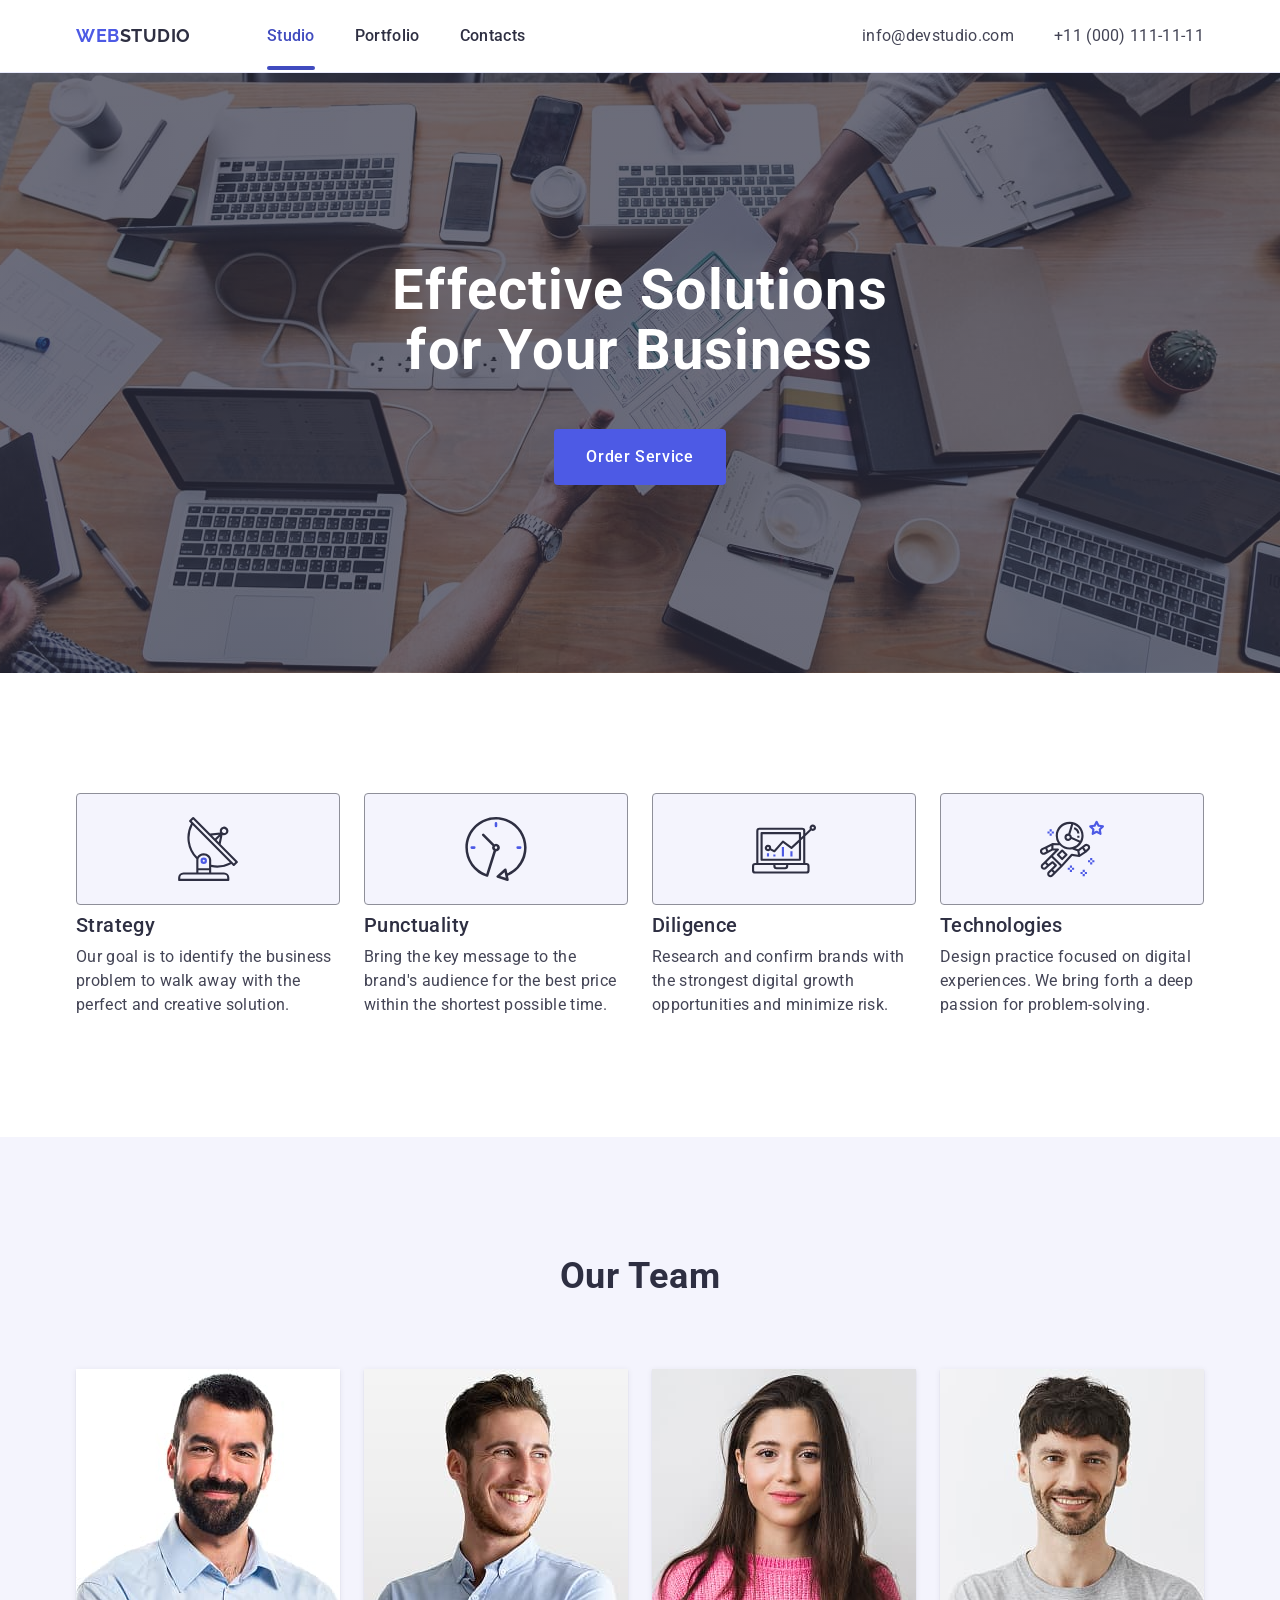
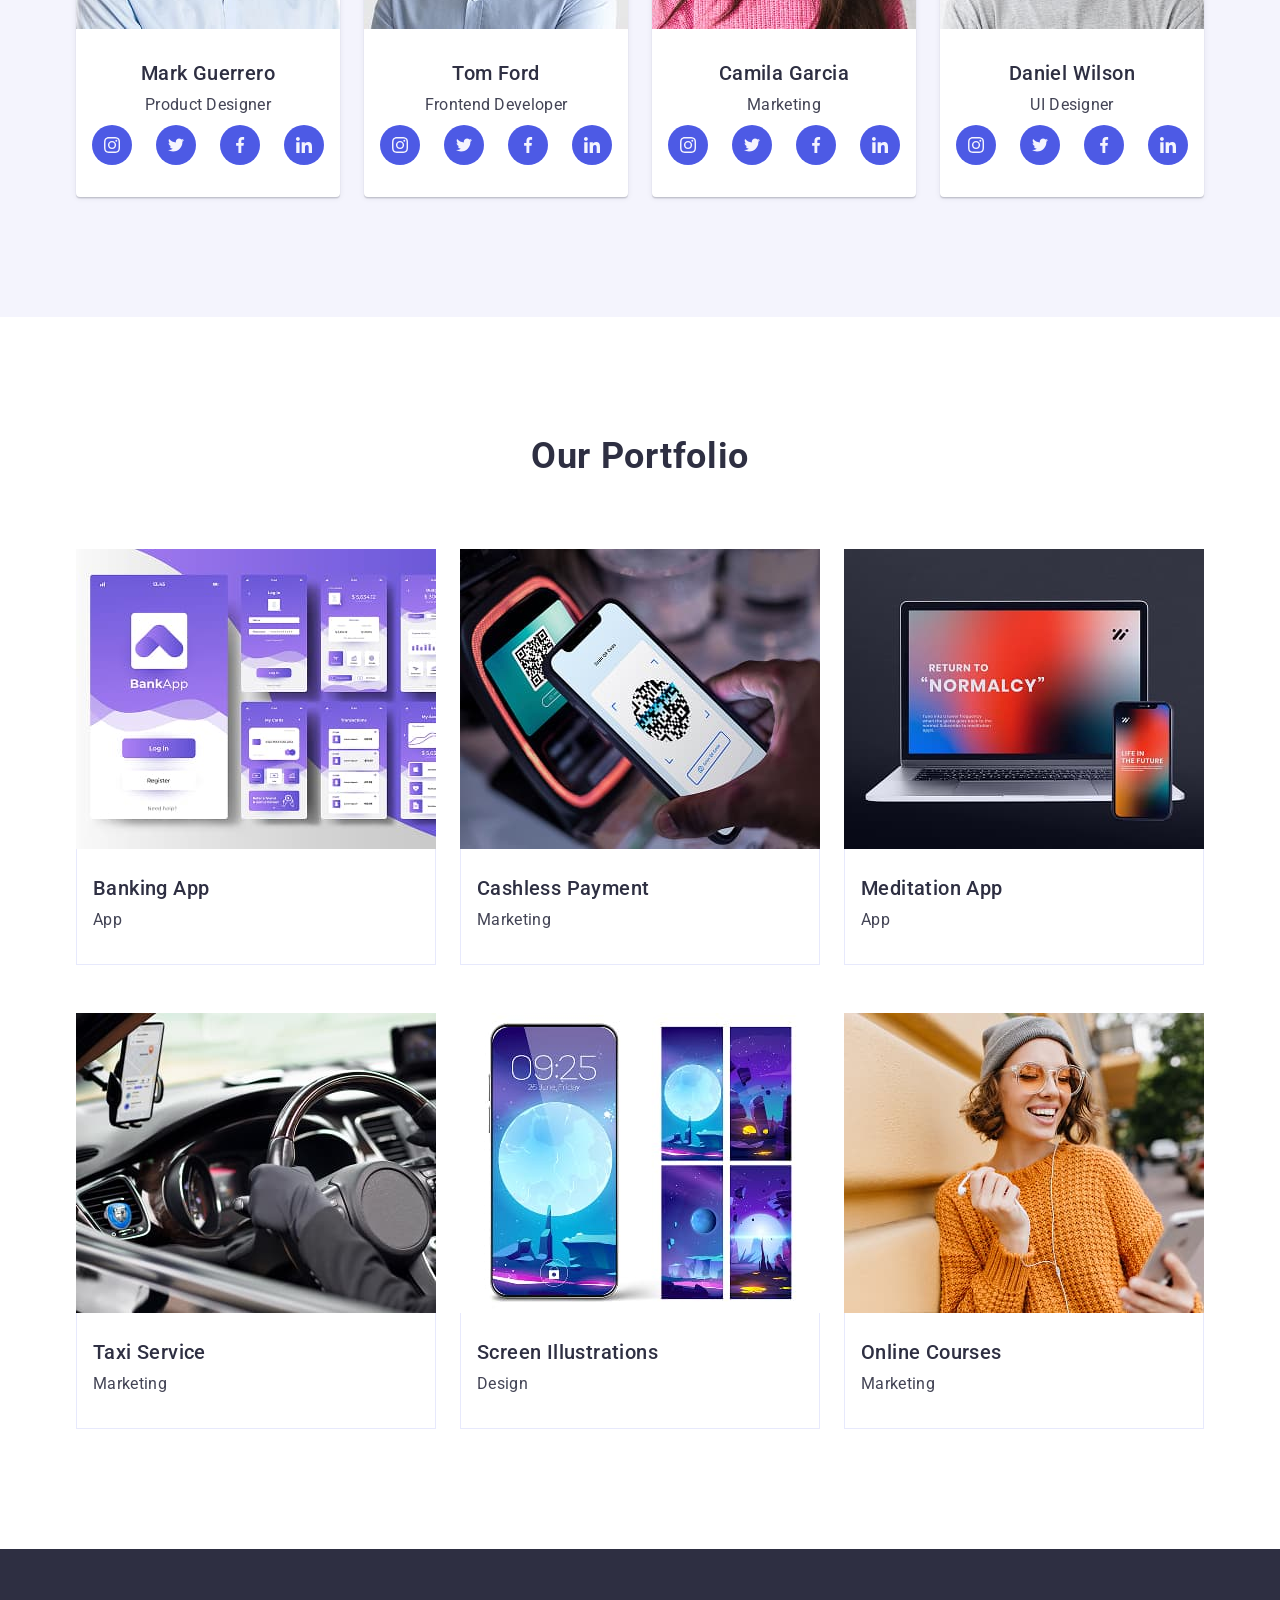
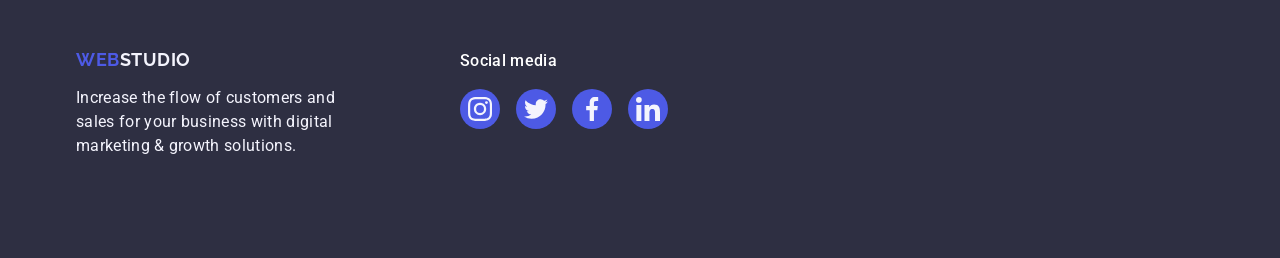
<file: index.html>
<!DOCTYPE html>
<html lang="uk">

<head>
  <meta charset="UTF-8" />
  <meta name="viewport" content="width=device-width, initial-scale=1.0" />
  <title>Document</title>
  <link rel="preconnect" href="https://fonts.googleapis.com" />
  <link rel="preconnect" href="https://fonts.gstatic.com" crossorigin />
  <link
    href="https://fonts.googleapis.com/css2?family=Raleway:ital,wght@0,700;1,700&family=Roboto:ital,wght@0,100..900;1,100..900&display=swap"
    rel="stylesheet" />
  <link rel="stylesheet" href="https://cdnjs.cloudflare.com/ajax/libs/modern-normalize/3.0.1/modern-normalize.min.css"
    integrity="sha512-q6WgHqiHlKyOqslT/lgBgodhd03Wp4BEqKeW6nNtlOY4quzyG3VoQKFrieaCeSnuVseNKRGpGeDU3qPmabCANg=="
    crossorigin="anonymous" referrerpolicy="no-referrer" />
  <link rel="stylesheet" href="./css/styles.css" />
</head>

<body>
  <header class="header">
    <div class="container flex-container">
      <nav class="header-nav">
        <a class="navigation-logo" href="./index.html">Web<span class="navigation-logo-header">Studio</span></a>
        <ul class="header-navigation-list">
          <li><a href="./index.html" class="header-nav-btn current">Studio</a></li>
          <li><a href="" class="header-nav-btn active">Portfolio</a></li>
          <li><a href="" class="header-nav-btn active">Contacts</a></li>
        </ul>
      </nav>
      <address class="address">
        <ul class="address-list">
          <li>
            <a href="mailto:info@devstudio.com" class="address-nav">info@devstudio.com</a>
          </li>
          <li>
            <a href="tel:+110001111111" class="address-nav">+11 (000) 111-11-11</a>
          </li>
        </ul>
      </address>
    </div>
  </header>
  <main>
    <!-- Section Hero -->
    <section class="section hero-banner">
      <div class="container">
        <h1 class="hero-title">Effective Solutions for Your Business</h1>
        <button type="button" class="hero-button">Order Service</button>
      </div>
    </section>
    <!-- Section feature -->
    <section class="section">
      <div class="container">
        <h2 class="feature visually-hidden">Feature</h2>
        <ul class="feature-lists">
          <li class="feature-list-about">
            <div class="feature-icon">
              <svg class="feature-icon-group" width="64" height="64">
                <use href="./images/icons.svg#icon-antenna"></use>
              </svg>
            </div>
            <h3 class="feature-title">Strategy</h3>
            <p class="feature-text">
              Our goal is to identify the business problem to walk away with
              the perfect and creative solution.
            </p>
          </li>
          <li class="feature-list-about">
            <div class="feature-icon">
              <svg class="feature-icon-group" width="64" height="64">
                <use href="./images/icons.svg#icon-clock"></use>
              </svg>
            </div>
            <h3 class="feature-title">Punctuality</h3>
            <p class="feature-text">
              Bring the key message to the brand's audience for the best price
              within the shortest possible time.
            </p>
          </li>
          <li class="feature-list-about">
            <div class="feature-icon">
              <svg class="feature-icon-group" width="64" height="64">
                <use href="./images/icons.svg#icon-diagram"></use>
              </svg>
            </div>
            <h3 class="feature-title">Diligence</h3>
            <p class="feature-text">
              Research and confirm brands with the strongest digital growth
              opportunities and minimize risk.
            </p>
          </li>
          <li class="feature-list-about">
            <div class="feature-icon">
              <svg class="feature-icon-group" width="64" height="64">
                <use href="./images/icons.svg#icon-astronaut"></use>
              </svg>
            </div>
            <h3 class="feature-title">Technologies</h3>
            <p class="feature-text">
              Design practice focused on digital experiences. We bring forth a
              deep passion for problem-solving.
            </p>
          </li>
        </ul>
      </div>
    </section>
    <!-- Section Our Team -->
    <section class="section section-team">
      <div class="container">
        <h2 class="team-title">Our Team</h2>
        <ul class="team-list">
          <li class="team-item">
            <img src="./images/Mark.jpg" width="264" alt="photo Mark" />
            <div class="team-card-img">
              <h3 class="team-members-names">Mark Guerrero</h3>
              <p class="team-members-positions">Product Designer</p>
              <ul class="list-social">
                <li class="list-icon">
                  <a href="https://www.instagram.com/" rel="noopener noreferrer nofollow" class="link-icon">
                    <svg width="16" height="16" class="icon-social">
                      <use href="./images/icons.svg#icon-instagram"></use>
                    </svg>
                  </a>
                </li>
                <li class="list-icon">
                  <a href="https://twitter.com/" class="link-icon">
                    <svg width="16" height="16" class="icon-social">
                      <use href="./images/icons.svg#icon-twitter"></use>
                    </svg>
                  </a>
                </li>
                <li class="list-icon">
                  <a href="https://facebook.com/" class="link-icon">
                    <svg width="16" height="16" class="icon-social">
                      <use href="./images/icons.svg#icon-facebook"></use>
                    </svg>
                  </a>
                </li>
                <li class="list-icon">
                  <a href="https://linkedin.com/" class="link-icon">
                    <svg width="16" height="16" class="icon-social">
                      <use href="./images/icons.svg#icon-linkedin"></use>
                    </svg>
                  </a>
                </li>
              </ul>
            </div>
          </li>
          <li class="team-item">
            <img src="./images/Tom.jpg" width="264" alt="photo Tom" />
            <div class="team-card-img">
              <h3 class="team-members-names">Tom Ford</h3>
              <p class="team-members-positions">Frontend Developer</p>
              <ul class="list-social">
                <li class="list-icon">
                  <a href="https://www.instagram.com/" rel="noopener noreferrer nofollow" class="link-icon">
                    <svg width="16" height="16" class="icon-social">
                      <use href="./images/icons.svg#icon-instagram"></use>
                    </svg>
                  </a>
                </li>
                <li class="list-icon">
                  <a href="https://twitter.com/" class="link-icon">
                    <svg width="16" height="16" class="icon-social">
                      <use href="./images/icons.svg#icon-twitter"></use>
                    </svg>
                  </a>
                </li>
                <li class="list-icon">
                  <a href="https://facebook.com/" class="link-icon">
                    <svg width="16" height="16" class="icon-social">
                      <use href="./images/icons.svg#icon-facebook"></use>
                    </svg>
                  </a>
                </li>
                <li class="list-icon">
                  <a href="https://linkedin.com/" class="link-icon">
                    <svg width="16" height="16" class="icon-social">
                      <use href="./images/icons.svg#icon-linkedin"></use>
                    </svg>
                  </a>
                </li>
              </ul>
            </div>
          </li>
          <li class="team-item">
            <img src="./images/Gamila.jpg" width="264" alt="photo Gamila" />
            <div class="team-card-img">
              <h3 class="team-members-names">Camila Garcia</h3>
              <p class="team-members-positions">Marketing</p>
              <ul class="list-social">
                <li class="list-icon">
                  <a href="https://www.instagram.com/" rel="noopener noreferrer nofollow" class="link-icon">
                    <svg width="16" height="16" class="icon-social">
                      <use href="./images/icons.svg#icon-instagram"></use>
                    </svg>
                  </a>
                </li>
                <li class="list-icon">
                  <a href="https://twitter.com/" class="link-icon">
                    <svg width="16" height="16" class="icon-social">
                      <use href="./images/icons.svg#icon-twitter"></use>
                    </svg>
                  </a>
                </li>
                <li class="list-icon">
                  <a href="https://facebook.com/" class="link-icon">
                    <svg width="16" height="16" class="icon-social">
                      <use href="./images/icons.svg#icon-facebook"></use>
                    </svg>
                  </a>
                </li>
                <li class="list-icon">
                  <a href="https://linkedin.com/" class="link-icon">
                    <svg width="16" height="16" class="icon-social">
                      <use href="./images/icons.svg#icon-linkedin"></use>
                    </svg>
                  </a>
                </li>
              </ul>
            </div>
          </li>
          <li class="team-item">
            <img src="./images/Daniel.jpg" width="264" alt="photo Daniel" />
            <div class="team-card-img">
              <h3 class="team-members-names">Daniel Wilson</h3>
              <p class="team-members-positions">UI Designer</p>
              <ul class="list-social">
                <li class="list-icon">
                  <a href="https://www.instagram.com/" rel="noopener noreferrer nofollow" class="link-icon">
                    <svg width="16" height="16" class="icon-social">
                      <use href="./images/icons.svg#icon-instagram"></use>
                    </svg>
                  </a>
                </li>
                <li class="list-icon">
                  <a href="https://twitter.com/" class="link-icon">
                    <svg width="16" height="16" class="icon-social">
                      <use href="./images/icons.svg#icon-twitter"></use>
                    </svg>
                  </a>
                </li>
                <li class="list-icon">
                  <a href="https://facebook.com/" class="link-icon">
                    <svg width="16" height="16" class="icon-social">
                      <use href="./images/icons.svg#icon-facebook"></use>
                    </svg>
                  </a>
                </li>
                <li class="list-icon">
                  <a href="https://linkedin.com/" class="link-icon">
                    <svg width="16" height="16" class="icon-social">
                      <use href="./images/icons.svg#icon-linkedin"></use>
                    </svg>
                  </a>
                </li>
              </ul>
            </div>
          </li>
        </ul>
      </div>
    </section>
    <!-- Section Our Portfolio -->
    <section class="section">
      <div class="container">
        <h2 class="portfolio-title">Our Portfolio</h2>
        <ul class="portfolio-list">
          <li class="portfolio-list-about">
            <div class="portfolio-card-box ">
              <img src="./images/Banking.jpg" width="360" alt="banking App" />
              <p class="portfolio-card-text overlay">
                14 Stylish and User-Friendly App Design Concepts · Task Manager App · Calorie
                Tracker App
                · Exotic
                Fruit Ecommerce App · Cloud Storage App</p>
            </div>
            <div class="under-card">
              <h3 class="portfolio-list-title">Banking App</h3>
              <p class="portfolio-about-app">App</p>
            </div>
          </li>
          <li class="portfolio-list-about">
            <div class="portfolio-card-box">
              <img src="./images/Payment.jpg" width="360" alt="Cashless Payment" />
              <p class="portfolio-card-text overlay">
                14 Stylish and User-Friendly App Design Concepts · Task Manager App · Calorie
                Tracker App
                · Exotic
                Fruit Ecommerce App · Cloud Storage App</p>
            </div>
            <div class="under-card">
              <h3 class="portfolio-list-title">Cashless Payment</h3>
              <p class="portfolio-about-app">Marketing</p>
            </div>
          </li>
          <li class="portfolio-list-about">
            <div class="portfolio-card-box">
              <img src="./images/Meditation.jpg" width="360" alt="Meditation App" />
              <p class="portfolio-card-text overlay">
                14 Stylish and User-Friendly App Design Concepts · Task Manager App · Calorie
                Tracker App
                · Exotic
                Fruit Ecommerce App · Cloud Storage App</p>
            </div>
            <div class="under-card">
              <h3 class="portfolio-list-title">Meditation App</h3>
              <p class="portfolio-about-app">App</p>
            </div>
          </li>
          <li class="portfolio-list-about">
            <div class="portfolio-card-box">
              <img src="./images/Taxi.jpg" width="360" alt="Taxi Service" />
              <p class="portfolio-card-text overlay">
                14 Stylish and User-Friendly App Design Concepts · Task Manager App · Calorie
                Tracker App
                · Exotic
                Fruit Ecommerce App · Cloud Storage App</p>
            </div>
            <div class="under-card">
              <h3 class="portfolio-list-title">Taxi Service</h3>
              <p class="portfolio-about-app">Marketing</p>
            </div>
          </li>
          <li class="portfolio-list-about">
            <div class="portfolio-card-box">
              <img src="./images/Illustrations.jpg" width="360" alt="Screen Illustrations" />
              <p class="portfolio-card-text overlay">
                14 Stylish and User-Friendly App Design Concepts · Task Manager App · Calorie
                Tracker App
                · Exotic
                Fruit Ecommerce App · Cloud Storage App</p>
            </div>
            <div class="under-card">
              <h3 class="portfolio-list-title">Screen Illustrations</h3>
              <p class="portfolio-about-app">Design</p>
            </div>
          </li>
          <li class="portfolio-list-about">
            <div class="portfolio-card-box">
              <img src="./images/Courses.jpg" width="360" alt="Online Courses" />
              <p class="portfolio-card-text overlay">
                14 Stylish and User-Friendly App Design Concepts · Task Manager App · Calorie
                Tracker App
                · Exotic
                Fruit Ecommerce App · Cloud Storage App</p>
            </div>
            <div class="under-card">
              <h3 class="portfolio-list-title">Online Courses</h3>
              <p class="portfolio-about-app">Marketing</p>
            </div>
          </li>
        </ul>
      </div>
    </section>
  </main>
  <footer class="footer">
    <div class="container footer-container">
      <div class="footer-logo-box">
        <a href="./index.html" class="footer-logo">Web<span class="navigation-logo-footer">Studio</span></a>
        <p class="footer-description">
          Increase the flow of customers and sales for your business with
          digital marketing & growth solutions.
        </p>
      </div>
      <div class="footer-icon-box">
        <p class="footer-icon-description">Social media</p>
        <ul class="list-social gap">
          <li class="list-icon">
            <a href="https://www.instagram.com/" class="link-icon-footer">
              <svg width="24" height="24" class="icon-social">
                <use href="./images/icons.svg#icon-instagram"></use>
              </svg>
            </a>
          </li>
          <li class="list-icon">
            <a href="https://twitter.com/" class="link-icon-footer">
              <svg width="24" height="24" class="icon-social">
                <use href="./images/icons.svg#icon-twitter"></use>
              </svg>
            </a>
          </li>
          <li class="list-icon">
            <a href="https://facebook.com/" class="link-icon-footer">
              <svg width="24" height="24" class="icon-social">
                <use href="./images/icons.svg#icon-facebook"></use>
              </svg>
            </a>
          </li>
          <li class="list-icon">
            <a href="https://linkedin.com/" class="link-icon-footer">
              <svg width="24" height="24" class="icon-social">
                <use href="./images/icons.svg#icon-linkedin"></use>
              </svg>
            </a>
          </li>
        </ul>
      </div>
    </div>
  </footer>
</body>

</html>
</file>
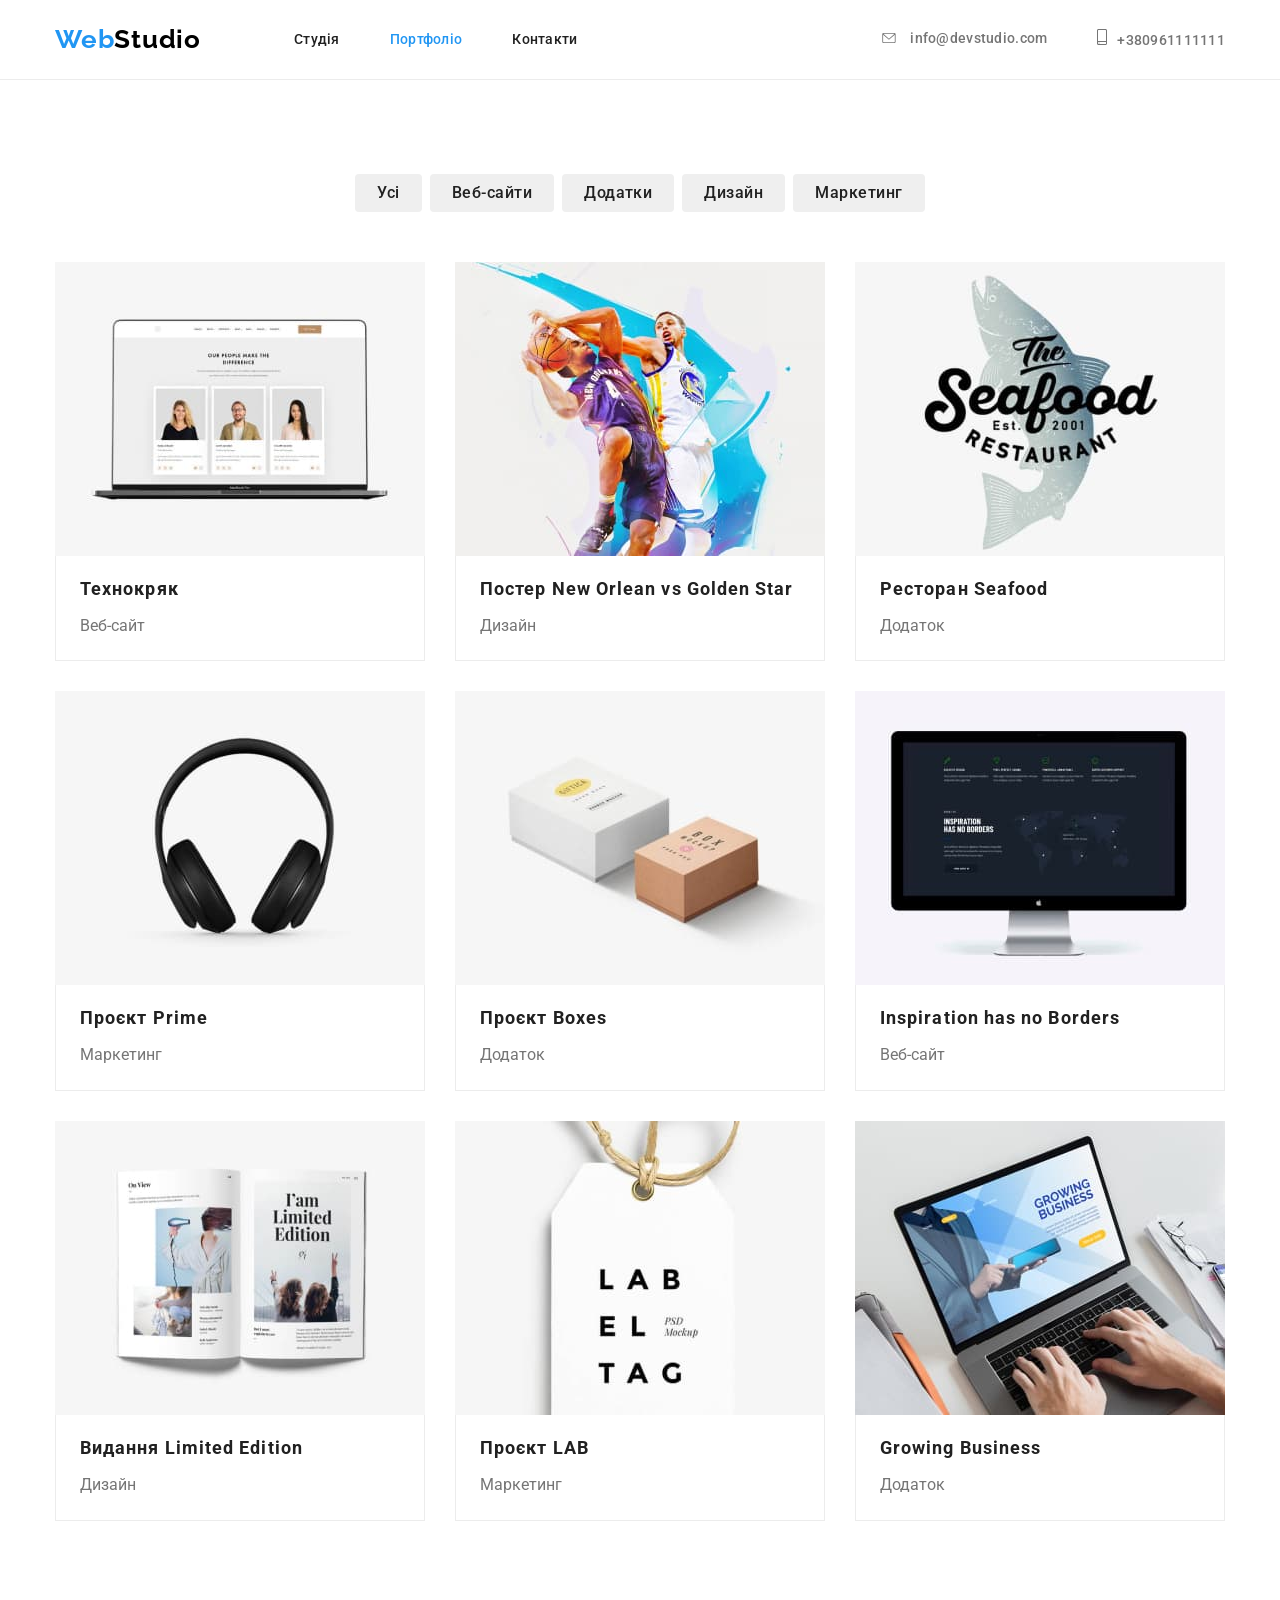
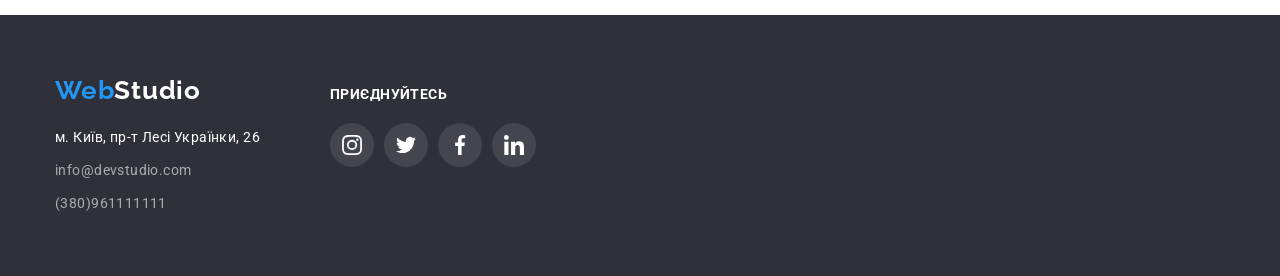
<file: portfolio.html>
<!DOCTYPE html>
<html lang="uk">
<head>
  <meta charset="UTF-8">
  <meta http-equiv="X-UA-Compatible" content="IE=edge">
  <meta name="viewport" content="width=device-width, initial-scale=1.0">
  <title>Portfolio</title>
  <link rel="stylesheet" href="https://cdnjs.cloudflare.com/ajax/libs/modern-normalize/1.1.0/modern-normalize.min.css" integrity="sha512-wpPYUAdjBVSE4KJnH1VR1HeZfpl1ub8YT/NKx4PuQ5NmX2tKuGu6U/JRp5y+Y8XG2tV+wKQpNHVUX03MfMFn9Q==" crossorigin="anonymous" referrerpolicy="no-referrer">
  <link href="https://fonts.googleapis.com/css2?family=Raleway:wght@700&family=Roboto:wght@400;500;700;900&display=swap" rel="stylesheet">
  <link rel="stylesheet" href="css/style.css">
  <link rel="preconnect" href="https://fonts.googleapis.com">
  <link rel="preconnect" href="https://fonts.gstatic.com" crossorigin>
  </head>
<body>
    <header class="underline">
      <div class="conteiner">
        <div class="header-conteiner">
          <div class="logo-conteiner">
            <a class="logo" href="./index.html">Web<span class="icon">Studio</span></a>
          </div>
          <nav>
            <ul class="site-nav">
              <li class="item"><a href="./index.html" class="link">Студія</a></li>
              <li class="item"><a href="./portfolio.html" class="link-blue">Портфоліо</a></li>
              <li class="item"><a href="./index.html" class="link">Контакти</a></li>
            </ul>
          </nav>  
          <ul class="contacts">
              <li class="item">
                <a class="list" href="malto:info@devstudio.com">
                   <svg class="icon-contacts" width="16px" height="10px">
                    <use href="./images/icon.svg#icon-envelope"></use>
                  </svg> info@devstudio.com</a>
              </li>
              <li class="item">
                <a class="list" href="tel:+380961111111">
                  <svg class="icon-contacts" width="10px" height="16px">
                    <use href="./images/icon.svg#icon-smartphone"></use>
                  </svg>+380961111111</a>
              </li>
            </ul>
        </div>
      </div> 
    </header>
   <main>
    <!--Section button-->
      <section class="hero-section">  
          <div class="conteiner">
            <ul class="button-conteiner">
                <li class="button-list">
                  <button class="button" type="button">Усі</button>
                </li>
                <li class="button-list">
                  <button class="button" type="button">Веб-сайти</button>
                </li>
                <li class="button-list">
                  <button class="button" type="button">Додатки</button>
                </li>
                <li class="button-list">
                  <button class="button" type="button">Дизайн</button>
                </li>
                <li class="button-list">
                  <button class="button" type="button">Маркетинг</button>
                </li>
              </ul>
          <!--Projects--> 
            <ul class="section-project">
              <li class="about">
                <a href="#" class="img-projects">
                  <img src="./images/web.jpg" alt="Ноутбук, на якому зоображено портфоліо." width="370">
                  <div class="under-card">
                      <h3 class="project-section">Технокряк</h3>
                      <p class="team">Веб-сайт</p>
                  </div>
                </a>
              </li>
              <li class="about">
                <a href="#" class="img-projects">
                  <img src="./images/poster.jpg" alt="Два чоловіка грають в баскетбол" width="370">
                  <div class="under-card">
                    <h3 class="project-section">Постер New Orlean vs Golden Star</h3>
                    <p class="team">Дизайн</p>
                  </div>
                </a>
              </li>
              <li class="about">
                <a href="#" class="img-projects">
                  <img src="./images/restaurant.jpg" alt="Логотип ресторану в формі риби" width="370">
                    <div class="under-card">
                      <h3 class="project-section">Ресторан Seafood</h3>
                      <p class="team">Додаток</p>
                    </div>
                </a>
              </li>
              <li class="about">
                <a href="#" class="img-projects">
                  <img src="./images/headphones.jpg" alt="Чорні навушники" width="370">
                  <div class="under-card">
                    <h3 class="project-section">Проєкт Prime</h3>
                    <p class="team">Маркетинг</p>
                  </div>
                </a>
              </li>
              <li class="about">
                <a href="#" class="img-projects">
                  <img src="./images/boxes.jpg" alt="Дві коробки,біла і коричнева" width="370">
                  <div class="under-card">
                    <h3 class="project-section">Проєкт Boxes</h3>
                    <p class="team">Додаток</p>
                  </div>
                </a>
              </li>
              <li class="about">
                  <a href="#" class="img-projects">
                    <img src="./images/monitor.jpg" alt="Монітор з зоображенням сайту" width="370">
                    <div class="under-card">
                      <h3 class="project-section">Inspiration has no Borders</h3>
                      <p class="team">Веб-сайт</p>
                    </div>
                  </a>
              </li>
              <li class="about">
                  <a href="#" class="img-projects">
                    <img src="./images/book.jpg" alt="Розгорнута книга" width="370">
                    <div class="under-card">
                      <h3 class="project-section">Видання Limited Edition</h3>
                      <p class="team">Дизайн</p>
                    </div>
                  </a>
              </li>
              <li class="about">
                  <a href="#" class="img-projects">
                    <img src="./images/label.jpg" alt="Біла етикетка" width="370">
                    <div class="under-card">
                      <h3 class="project-section">Проєкт LAB</h3>
                      <p class="team">Маркетинг</p>
                    </div>
                  </a>
              </li>
              <li class="about">
                <a href="#" class="img-projects">
                  <img src="./images/laptop.jpg" alt="Чоловік Працює на Ноутбуці" width="370">
                  <div class="under-card">
                    <h3 class="project-section">Growing Business</h3>
                    <p class="team">Додаток</p>
                  </div>
                </a>
              </li>
            </ul> 
          </div>
      </section>  
  </main>
    <footer class="footer-section">
           <div class="conteiner">
            <div class="address-box">
                <address>
                    <a class="footer-logo" href="./index.html">Web<span class="footer-icon">Studio</span></a>
                  <div class="logo-box">
                      <ul class="footer-text">
                        <li class="footer-list"><a class="address-map" href="https://goo.gl/maps/CPtrU1FHBa2aNyZL9" target="_blank" rel="noopener noreferrer nofollow">м. Київ, пр-т Лесі Українки, 26</a></li>
                        <li class="footer-list"><a class="footer-link" href="malto:info@devstudio.com">info@devstudio.com</a></li>
                        <li class="footer-list"><a class="footer-link" href="tel:+380961111111">(380)961111111</a></li>
                      </ul>
                  </div>
                </address>
                <div class="join-us">
                  <p class="join-item">Приєднуйтесь</p>
                    <ul class="join-boxes" >
                      <li>
                        <a href="https://www.instagram.com/"  rel="noopener noreferrer nofollow" class="join-link">
                          <svg class="icon-join">
                            <use href="./images/icon.svg#icon-instagram"></use>
                          </svg>
                        </a>
                      </li>
                      <li>
                        <a href="https://www.instagram.com/"  rel="noopener noreferrer nofollow" class="join-link">
                          <svg class="icon-join">
                            <use href="./images/icon.svg#icon-twitter"></use>
                          </svg>
                        </a>
                      </li>
                      <li>
                        <a href="https://www.instagram.com/"  rel="noopener noreferrer nofollow" class="join-link">
                          <svg class="icon-join">
                            <use href="./images/icon.svg#icon-facebook"></use>
                          </svg>
                        </a>
                      </li>
                      <li>
                        <a href="https://www.instagram.com/"  rel="noopener noreferrer nofollow" class="join-link">
                          <svg class="icon-join">
                            <use href="./images/icon.svg#icon-linkedin"></use>
                          </svg>
                        </a>
                      </li>
                    </ul>
                </div>
            </div>
           </div>
        </footer>
  </body>
</html>
</file>
<file: css/styles.css>
body {
  font-family: "Roboto", sans-serif;
  background-color: #fff;
  color: #434455;
}
button {
  cursor: pointer;
}
ul,
ol {
  list-style-type: none;
  padding: 0;
  margin: 0;
}
h1,
h2,
h3,
h4,
h5,
h6 {
  margin: 0;
}

p {
  margin: 0;
}
a {
  text-decoration: none;
}
img {
  display: block;
}
.container {
  max-width: 1158px;
  margin: 0 auto;
  padding: 0 15px;
}
section {
  padding: 120px 0;
}
.transform {
  transform: 250ms cubic-bezier(0.4, 0, 0.2, 1);
}
/* Header  navigarion */
.header {
  border-bottom: 1px solid #e7e9fc;
  box-shadow: 0px 2px 1px rgba(46, 47, 66, 0.08),
    0px 1px 1px rgba(46, 47, 66, 0.16), 0px 1px 6px rgba(46, 47, 66, 0.08);
}

.flex-container {
  display: flex;
  align-items: center;
}
.flex-container ul {
  display: flex;
}
.header-nav {
  display: flex;
  flex-grow: 1;
  align-items: center;
}
.navigation-logo {
  font-family: "Raleway", sans-serif;
  font-weight: 700;
  font-size: 18px;

  line-height: 1.17;
  letter-spacing: 0.03em;
  text-transform: uppercase;
  color: #4d5ae5;
  margin-right: 76px;
}
.navigation-logo-header {
  color: #2e2f42;
}
.header-navigation-list {
  gap: 40px;
  padding: 24px 0;
}
.header-nav-btn {
  font-weight: 500;
  font-size: 16px;
  line-height: 1.5;
  letter-spacing: 0.02em;
  color: inherit;
  padding: 24px 0;

  color: #2e2f42;
  text-decoration: none;
  transition: color 250ms cubic-bezier(0.4, 0, 0.2, 1);
}
.current {
  position: relative;
  color: #404bbf;
}
.active {
  position: relative;
}
.header-nav-btn.current::after,
.header-nav-btn:hover::after,
.header-nav-btn:focus::after,
.header-nav-btn:active::after {
  content: "";
  position: absolute;
  left: 0;
  bottom: -1px;
  display: block;
  width: 100%;
  height: 4px;
  border-radius: 2px;
  background-color: #404bbf;
  transition: background-color 250ms cubic-bezier(0.4, 0, 0.2, 1);
}
.header-nav-btn:hover,
.header-nav-btn:focus,
.header-nav-btn:active {
  color: #404bbf;
}
.address {
  font-style: normal;
}
.address-list {
  gap: 40px;
  padding: 24px 0;
}
.address-nav {
  font-weight: 400;
  font-size: 16px;

  line-height: 1.5;
  letter-spacing: 0.02em;
  color: inherit;
  transition: color 250ms cubic-bezier(0.4, 0, 0.2, 1);
}
.address-nav:hover,
.address-nav:focus {
  color: #404bbf;
}
/* Main */
/* Section Hero */
.hero-banner {
  display: block;
  max-width: 1440px;
  margin: 0 auto;
  text-align: center;
  padding: 188px 0;

  background-image: linear-gradient(
      rgba(46, 47, 66, 0.7),
      rgba(46, 47, 66, 0.7)
    ),
    url(../images/hero-images.jpg);
  background-color: #2f303a66;
  background-repeat: no-repeat;
  background-position: center;
  background-size: cover;
}
.hero-title {
  font-weight: 700;
  font-size: 56px;

  line-height: 1.07;
  letter-spacing: 0.02em;
  text-align: center;
  color: #fff;
  max-width: 496px;
  margin: 0 auto;
  margin-bottom: 48px;
}
.hero-button {
  font-family: "Roboto", sans-serif;
  font-weight: 500;
  font-size: 16px;

  line-height: 1.5;
  letter-spacing: 0.04em;
  color: #fff;
  background-color: #4d5ae5;
  display: block;
  min-width: 169px;
  padding: 16px 32px;

  border: none;
  border-radius: 4px;
  margin: 0 auto;
  transition: background-color 250ms cubic-bezier(0.4, 0, 0.2, 1);
}
.hero-button:hover,
.hero-button:focus {
  background-color: #404bbf;
}

/* section feature */
.visually-hidden {
  position: absolute;
  width: 1px;
  height: 1px;
  margin: -1px;
  border: 0;
  padding: 0;
  white-space: nowrap;
  clip-path: inset(100%);
  clip: rect(0 0 0 0);
  overflow: hidden;
}
.feature-lists {
  display: flex;
  gap: 24px;
}
.feature-list-about {
  width: calc((100% - 72px) / 4);
  display: flex;
  flex-direction: column;
  align-items: baseline;
}
.feature-title {
  font-weight: 500;
  font-size: 20px;

  line-height: 1.2;
  letter-spacing: 0.02em;
  color: #2e2f42;

  margin-bottom: 8px;
}
.feature-text {
  font-weight: 400;
  font-size: 16px;

  line-height: 1.5;
  letter-spacing: 0.02em;
  color: inherit;
}
.feature-icon {
  display: flex;
  align-items: center;
  justify-content: center;
  border: 1px solid #8e8f99;
  border-radius: 4px;
  width: 264px;
  height: 112px;
  background-color: #f4f4fd;
  margin-bottom: 8px;
}
.feature-icon-group {
  display: block;
}

/* section team */
.section-team {
  background: #f4f4fd;
}
.team-title {
  font-weight: 700;
  font-size: 36px;

  line-height: 1.11;
  letter-spacing: 0.02em;
  text-align: center;
  color: #2e2f42;
  text-transform: capitalize;
  margin-bottom: 72px;
}
.team-list {
  display: flex;
}
.team-item:not(:last-child) {
  margin-right: 24px;
}
.team-item {
  display: flex;
  flex-direction: column;
  text-align: center;
  background-color: #ffffff;
  border-radius: 0 0 4px 4px;
  box-shadow: 0 2px 1px 0 rgba(46, 47, 66, 0.08),
    0 1px 1px 0 rgba(46, 47, 66, 0.16), 0 1px 6px 0 rgba(46, 47, 66, 0.08);
}
.team-card-img {
  padding: 32px 0;
}
.team-members-names {
  font-weight: 500;
  font-size: 20px;

  line-height: 1.2;
  letter-spacing: 0.02em;
  color: #2e2f42;
  margin-bottom: 8px;
}
.team-members-positions {
  font-weight: 400;
  font-size: 16px;
  margin-bottom: 8px;

  line-height: 1.5;
  letter-spacing: 0.02em;
  color: inherit;
}
.list-social {
  display: flex;
  align-items: center;
  justify-content: center;
  gap: 24px;
}

.icon-social {
  fill: #f4f4fd;
}
.link-icon {
  transition: background-color 250ms cubic-bezier(0.4, 0, 0.2, 1);
}
.link-icon,
.link-icon-footer {
  border-radius: 50%;
  background-color: #4d5ae5;
}
.gap {
  gap: 16px;
}
.link-icon:hover,
.link-icon:focus {
  background-color: #404bbf;
}
.link-icon-footer:hover,
.link-icon-footer:focus {
  background-color: #31d0aa;
  transition: background-color 250ms cubic-bezier(0.4, 0, 0.2, 1);
}
.link-icon,
.link-icon-footer {
  display: flex;
  align-items: center;
  justify-content: center;
  width: 40px;
  height: 40px;
}
/* Section Our Portfolio */
.portfolio-list {
  display: flex;
  flex-wrap: wrap;
  row-gap: 48px;
  column-gap: 24px;
}
.tumb {
  position: relative;
  overflow: hidden;
}
.overlay {
  position: absolute;
  top: 0;
  left: 0;
  width: 100%;
  height: 100%;
  background-color: #4d5ae5;
  opacity: 0.9;

  transform: translateY(100%);
  transition: transform 250ms cubic-bezier(0.4, 0, 0.2, 1);
}
.portfolio-list-about {
  transition: box-shadow 250ms cubic-bezier(0.4, 0, 0.2, 1);
}
.portfolio-list-about:hover .overlay {
  transform: translateY(0);
}
.portfolio-list-about:hover {
  box-shadow: 0px 1px 6px rgba(46, 47, 66, 0.08),
    0px 1px 1px rgba(46, 47, 66, 0.16), 0px 2px 1px rgba(46, 47, 66, 0.08);
}
.portfolio-card-box {
  position: relative;
  overflow: hidden;
}
.portfolio-card-text {
  position: absolute;
  top: 0;
  font-size: 16px;
  line-height: 1.5;
  letter-spacing: 0.02em;
  color: #f4f4fd;
  padding: 40px 32px;
  background-color: #4d5ae5;
  height: 100%;
  width: 100%;
  transform: translateY(100%);
  transition: transform 250ms cubic-bezier(0.4, 0, 0.2, 1);
}
.under-card {
  border: 1px solid #e7e9fc;
  border-top: none;
  margin-top: -5px;
  padding: 32px 16px;
}
.portfolio-card-img:hover {
  transition: 250ms cubic-bezier(0.4, 0, 0.2, 1);
  box-shadow: 0 2px 1px 0 rgba(46, 47, 66, 0.08),
    0 1px 1px 0 rgba(46, 47, 66, 0.16), 0 1px 6px 0 rgba(46, 47, 66, 0.08);
}
.portfolio-title {
  font-weight: 700;
  font-size: 36px;

  line-height: 1.11;
  text-transform: capitalize;
  text-align: center;
  letter-spacing: 0.02em;
  color: #2e2f42;

  margin-bottom: 72px;
}
.portfolio-list-title {
  font-weight: 500;
  font-size: 20px;

  line-height: 1.2;
  letter-spacing: 0.02em;
  color: #2e2f42;
  margin-bottom: 8px;
}
.portfolio-about-app {
  font-weight: 400;
  font-size: 16px;

  line-height: 1.5;
  letter-spacing: 0.02em;
  color: inherit;
}

.footer {
  background: #2e2f42;
  padding: 100px 0;
}
.navigation-logo-footer {
  color: #f4f4fd;
}
.footer-description {
  font-weight: 400;
  font-size: 16px;

  line-height: 1.5;
  letter-spacing: 0.02em;
  color: #f4f4fd;
  width: 264px;
}
.footer-logo {
  font-family: "Raleway", sans-serif;
  font-weight: 700;
  font-size: 18px;
  line-height: 1.17;
  letter-spacing: 0.03em;
  text-transform: uppercase;
  color: #4d5ae5;
  margin-bottom: 16px;

  display: inline-block;
}
.footer-container {
  display: flex;
  justify-content: flex-start;
  align-items: baseline;
}
.footer-logo-box {
  margin-right: 120px;
}
.footer-icon-description {
  font-weight: 500;
  font-size: 16px;

  line-height: 1.5;
  letter-spacing: 0.02em;
  color: #fff;
  margin-bottom: 16px;
}
</file>
<file: css/style.css>
html{
  box-sizing: border-box;
}

*,
*::before,
*::after{
  box-sizing: inherit;
}
:root{
--primary-text-color:#212121;
--title-text-color:#757575;
--accent-color:#2196F3;
--logo-text-color:#000000;
--primary-bg-color:#ffffff;
--primary-color-site:#2F303A;
--secondary-text-color:#F5F4FA;
--secondary-bg-color:rgba(255, 255, 255, 0.6);
--active-btm-color:#188CE8;
--border-color:#ECECEC;
--border-second-color:#AFB1B8;
}

body{
font-family:'Roboto';
color: var(--primary-text-color);
}
 h1, h2, h3, h4, h5, h6, p, ul {
  margin: 0px;
   padding: 0px;
 }

ul{
text-decoration: none;
list-style: none;

}
/* Conteiner */
.conteiner{
width: 1200px;
padding: 0px 15px;
margin: auto;


 }
/* Style site */


/* Logo Company */
header .logo {
  color:var(--accent-color);}
.icon{
color: var(--logo-text-color)}

.logo{
text-decoration: none;
font-family: 'Raleway';
font-weight: 700;
font-size: 26px;
line-height: 1.19;
letter-spacing: 0.03em;

}
.logo{
display: block;

}


.footer-logo{
font-style: normal;
font-weight: 700;
font-size: 26px;
line-height:1.19;
letter-spacing: 0.03em;
color: var(--accent-color);
}
.logo-box{
margin-top: 20px;
}

.footer-icon{
color: var(--primary-bg-color);
}

.footer-logo{
text-decoration: none;
font-family: 'Raleway';
font-weight: 700;
font-size: 26px;
line-height: 1.19;
letter-spacing: 0.03em;
}


.box-item{
  display: block;
  width: 231px;
  height: 81px;
} 

/* site nav */
.link{    
color: inherit;
font-weight: 500;
font-size: 14px;
line-height: 1.14;
letter-spacing: 0.02em;
text-decoration: none;

}

.link:hover{
color:var(--accent-color);
}
.link:focus{
  color: var(--accent-color);
}



.link-blue { 
font-weight: 500;
font-size: 14px;
line-height:1.14;
letter-spacing: 0.02em;
color:inherit;
color: var(--accent-color);


}

.site-nav .link-blue{
text-decoration: none;
color:var(--accent-color);
} 

/* header */
.header-conteiner{
display: flex;
align-items: center;
justify-content: center;
}
header{
padding: 24px 0;
border-bottom: 1px solid var(--border-color);
}
.logo-conteiner{
  display: flex;
  margin-right: 93px;
}
.item { 
margin-right: 50px;

} 
.item:last-child{
  margin-right: 0px;
}

.site-nav {
  display: flex;
}


.contacts{
display:flex;
margin-left: auto;
}



.contacts .list {
color: var(--title-text-color);
text-decoration: none;
font-weight: 500;
font-size: 14px;
line-height: 1.14;
letter-spacing: 0.02em;

}
.list:hover { 
color: var(--accent-color);
} 
.list:focus{
  color: var(--accent-color);
}


/* Main */
.main-section {
  display: block;
  background-color: var(--primary-color-site);
  max-width: 1600px;
  margin: 0 auto;
  text-align: center;
  padding: 200px 0;
  background-image: linear-gradient(to right,
  rgba(47, 48, 58, 0.4),
  rgba(47, 48, 58, 0.4)
  ),
  url("../images/hero.jpg");
  background-color: #2F303A66;
}

.title {
color:var(--primary-bg-color);
font-weight: 900;
font-size: 44px;
line-height: 1.36;
letter-spacing: 0.06em;
max-width: 696px;
margin: 0 auto ;
margin-bottom: 30px;
text-transform: uppercase;

}
.main-about{
text-align: center;
font-weight: 700;
font-size: 36px;
line-height:1.16;
letter-spacing: 0.03em;

}
/* Sections */
.under-card{
border: 1px solid var(--border-color);
border-top: none;
padding: 20px 24px;
margin-top: -5px;
}

.hero-section{
padding: 94px 0px;

}
.button-conteiner{
display: flex;
justify-content: center;
margin-bottom: 50px;

}
.button-list{
  margin-right: 8px;
}
.button-list:last-child{
margin-right: 0px ;
}
ul a {
  text-decoration: none;
}

.section-project{
display: flex;
flex-wrap: wrap;  
}

.about:nth-child(3n){
  margin-right:0px;
}
.about:nth-last-child(-n + 3) {
  margin-bottom: 0px;
}

.section{
display:flex;
padding: 94px 0px 0px;

}
.section-clients{
  padding: 94px 0px 94px;
}
.second-conteiner{
  display: flex;
  
}
.section-conteiner{
  width: 270px;
}
.section-conteiner:not(:last-child)
{
  margin-right: 30px;
}
.section-about{
  text-align: center;
  padding-bottom: 94px;
}

.project-list{
display: block;
text-decoration: none;

}
img{
display: block;
max-width: 100%;
height: auto;
    
}
.img-projects{
display: block;
text-decoration: none;
}
.img-projects:hover{
display: block;
box-shadow: 0px 1px 1px rgba(0, 0, 0, 0.12), 0px 4px 4px rgba(0, 0, 0, 0.06), 1px 4px 6px rgba(0, 0, 0, 0.16);
}

.img-list{
  display:flex;
  margin-top: 50px;
  
 }
 .lists:not(:last-child){
  margin-right: 30px;

 }

 
 .team-box{
  display: flex;
  margin-top: 50px ;
  
}
.about-list {
display: inline-block;
text-align: center;
margin-right: 30px;
background-color: var(--primary-bg-color);
box-shadow: 0px 1px 3px rgba(0, 0, 0, 0.12), 0px 1px 1px rgba(0, 0, 0, 0.14), 0px 2px 1px rgba(0, 0, 0, 0.2);
border-radius: 0px 0px 4px 4px; ;

}
.about-list:last-child{
margin-right: 0px;
}
.title-clients{
  font-weight: 700;
  font-size: 36px;
  line-height: 1.16;
  text-align: center;
  letter-spacing: 0.03em;
  text-align: center;
  margin-bottom: 50px;
}


.clients-list{
  display: flex;
  align-items: center;
  justify-content: center;
}
 

/* Buttons */

.button{
font-family: 'Roboto';
text-decoration: none;
font-weight: 500;
font-size: 16px;
line-height:1.6;
letter-spacing: 0.03em;
color: inherit;
cursor: pointer;
padding: 6px 22px;  
border-radius: 4px;
border: none;
}

.button:hover{
box-shadow: 0px 3px 1px rgba(0, 0, 0, 0.1), 0px 1px 2px rgba(0, 0, 0, 0.08), 0px 2px 2px rgba(0, 0, 0, 0.12);
border-radius: 4px;
color: var(--primary-bg-color);
background-color:var(--active-btm-color)

}
.button:focus{
background-color:var(--accent-color);
color: var(--primary-bg-color)

}


.button-primary{
background-color:var(--accent-color) ;
color: var(--primary-bg-color);
cursor: pointer;
text-decoration: none;
font-weight: 700;
font-size: 16px;
line-height: 1.87;
letter-spacing: 0.06em;
display: inline-block;
padding: 10px 32px;
border:1px solid #000000;
border-radius: 4px;

}

.button-primary:hover{
background-color:var(--active-btm-color)
}
.button-primary:focus{
background-color: var(--active-btm-color);
color: var(--primary-bg-color);
}

/* about-company*/


.section-company{
background-color:var(--secondary-text-color);
padding: 94px 0px;
}

.about{
width: calc((100% - 60px) / 3);
margin-right: 30px;
margin-bottom: 30px;
background-color: var(--primary-bg-color);    
}


.section-title{
font-weight: 700;
font-size: 14px;
line-height:1.14;
letter-spacing: 0.03em;
text-transform: uppercase;
margin-bottom: 10px;
}

.project-title{
font-weight: 700;
font-size: 18px;
line-height:2;
letter-spacing: 0.06em;
}

.project-section{
color:var(--primary-text-color);
font-weight: 700;
font-size: 18px;
line-height: 2;
letter-spacing: 0.06em;
margin: 0 auto 4px;
}

.about-team{
  text-decoration: none;
font-size: 16px;
margin-bottom: 16px;
line-height:1.18; 
color:var(--title-text-color);


}
.team-undercard {
display: flex;
align-items: center;
justify-content: center;
}

.box-list:not(:last-child){
  display: block ;
  margin-right: 30px;
}


.team{
font-size: 16px;
line-height:1.87;
color: var(--title-text-color)

}
.team-list{
font-weight: 500;
font-size: 16px;
line-height: 1.18;
letter-spacing: 0.03em;
color:var(--primary-text-color);
margin-bottom: 10px;
}
.title-box{
padding: 16px 0 30px;
}
/* Secondary text */

.secondary-text{
color: var(--title-text-color);
font-size: 14px;
line-height:1.7;
}

/* footer */
.join-boxes{
  display: flex;
  align-items: center;
  justify-content: space-between;
  
}
.address-box{
  
  display: flex;
  align-items: baseline;
  justify-content:start ;
 
  
  
}
.join-link{
  display: flex;
  align-items: center;
  justify-content: center;
  width: 44px;
  height: 44px;
  background-color: rgba(255, 255, 255, 0.1);
  background-size: 100%;
  border-radius: 50%; 
  
}
.join-link:hover{
background-color: var(--accent-color);
box-shadow: 0px 4px 4px rgba(0, 0, 0, 0.25);
}
.join-link:focus{
  color: var(--primary-bg-color);
  background-color: var(--accent-color);
  box-shadow: 0px 4px 4px rgba(0, 0, 0, 0.25);
}
.icon-join{
  width: 20px;
  height: 20px;
  fill: var(--primary-bg-color);
}
.join-us{
  display: inline-block;
  width: 206px;
  height: 80px;
  margin-left: 70px;
}
.join-item{

font-weight: 700;
font-size: 14px;
line-height: 1.14;
letter-spacing: 0.03em;
text-transform: uppercase;
color: var(--primary-bg-color);
margin-bottom: 20px;
}
.footer-section {
  display: flex;
  background-color: var(--primary-color-site);
  margin: 0 auto;
  padding: 60px 0px;
}

.address-conteiner{
  display: block;
  width: 231px;
  height: 81px;
}

.footer-text{
display: flex;
flex-direction: column;
gap: 9px;
text-decoration:none;
font-style: normal;
font-size:14px;
line-height:1.7;
letter-spacing: 0.03em;

}

.footer-link{
  text-decoration: none;
color:var(--secondary-bg-color)
}
.footer-link:hover{
color: var(--accent-color);
}
.footer-link:focus{
color: var(--accent-color);
}
.address-map{
text-decoration: none;
color: var(--primary-bg-color);
}
.address-map:hover{
  color: var(--accent-color);
}
.address-map:focus{
  color: var(--accent-color);
}
/* Icon */
.feature-icon {
  display: flex;
  align-items: center;
  justify-content: center;
  width: 270px;
  height: 120px;
  margin-bottom: 30px;
  background-color: var(--secondary-text-color);

}

.icon-inside {
  display: block;
  width: 70px;
  height: 70px;
}
.icon-contacts{
margin-right: 10px; 
fill: currentColor;

}

.box-client{
  display: flex;
  align-items: center;
  justify-content: center;
  width: 170px;
  height: 92px;
  border: 1px solid var(--border-second-color);
  border-radius: 4px;
  cursor: pointer;
  color: var(--border-second-color);
}

.client-icon{
  fill: currentColor;
} 
.client-item{
  margin-right: 30px; 
 
}
  
.client-item:last-child {
    margin-right: 0px;
  }
  

.box-client:hover{
color: var(--accent-color);
border: 1px solid var(--accent-color);
filter: drop-shadow(0px 4px 4px rgba(0, 0, 0, 0.25));
}
.box-client:focus{
  color: var(--accent-color);
  filter: drop-shadow(0px 4px 4px rgba(0, 0, 0, 0.25));
 }


.link-icon{
  display: flex;
  align-items: center;
  justify-content: center;
  width: 44px;
  height: 44px;
  border-radius: 50%;
  color: var(--border-second-color);
  

} 
.link-icon{
 margin-right: 10px;
}

.link-icon:hover{
color: var(--primary-bg-color);
background-color: var(--accent-color);
box-shadow: 0px 4px 4px rgba(0, 0, 0, 0.25);

}
.link-icon:focus{
 color: var(--primary-bg-color);
 background-color: var(--accent-color);
box-shadow: 0px 4px 4px rgba(0, 0, 0, 0.25);
}
.icon-team{
 fill: currentColor;
}


.hower-color{
  color: var(--accent-color);
}
</file>
